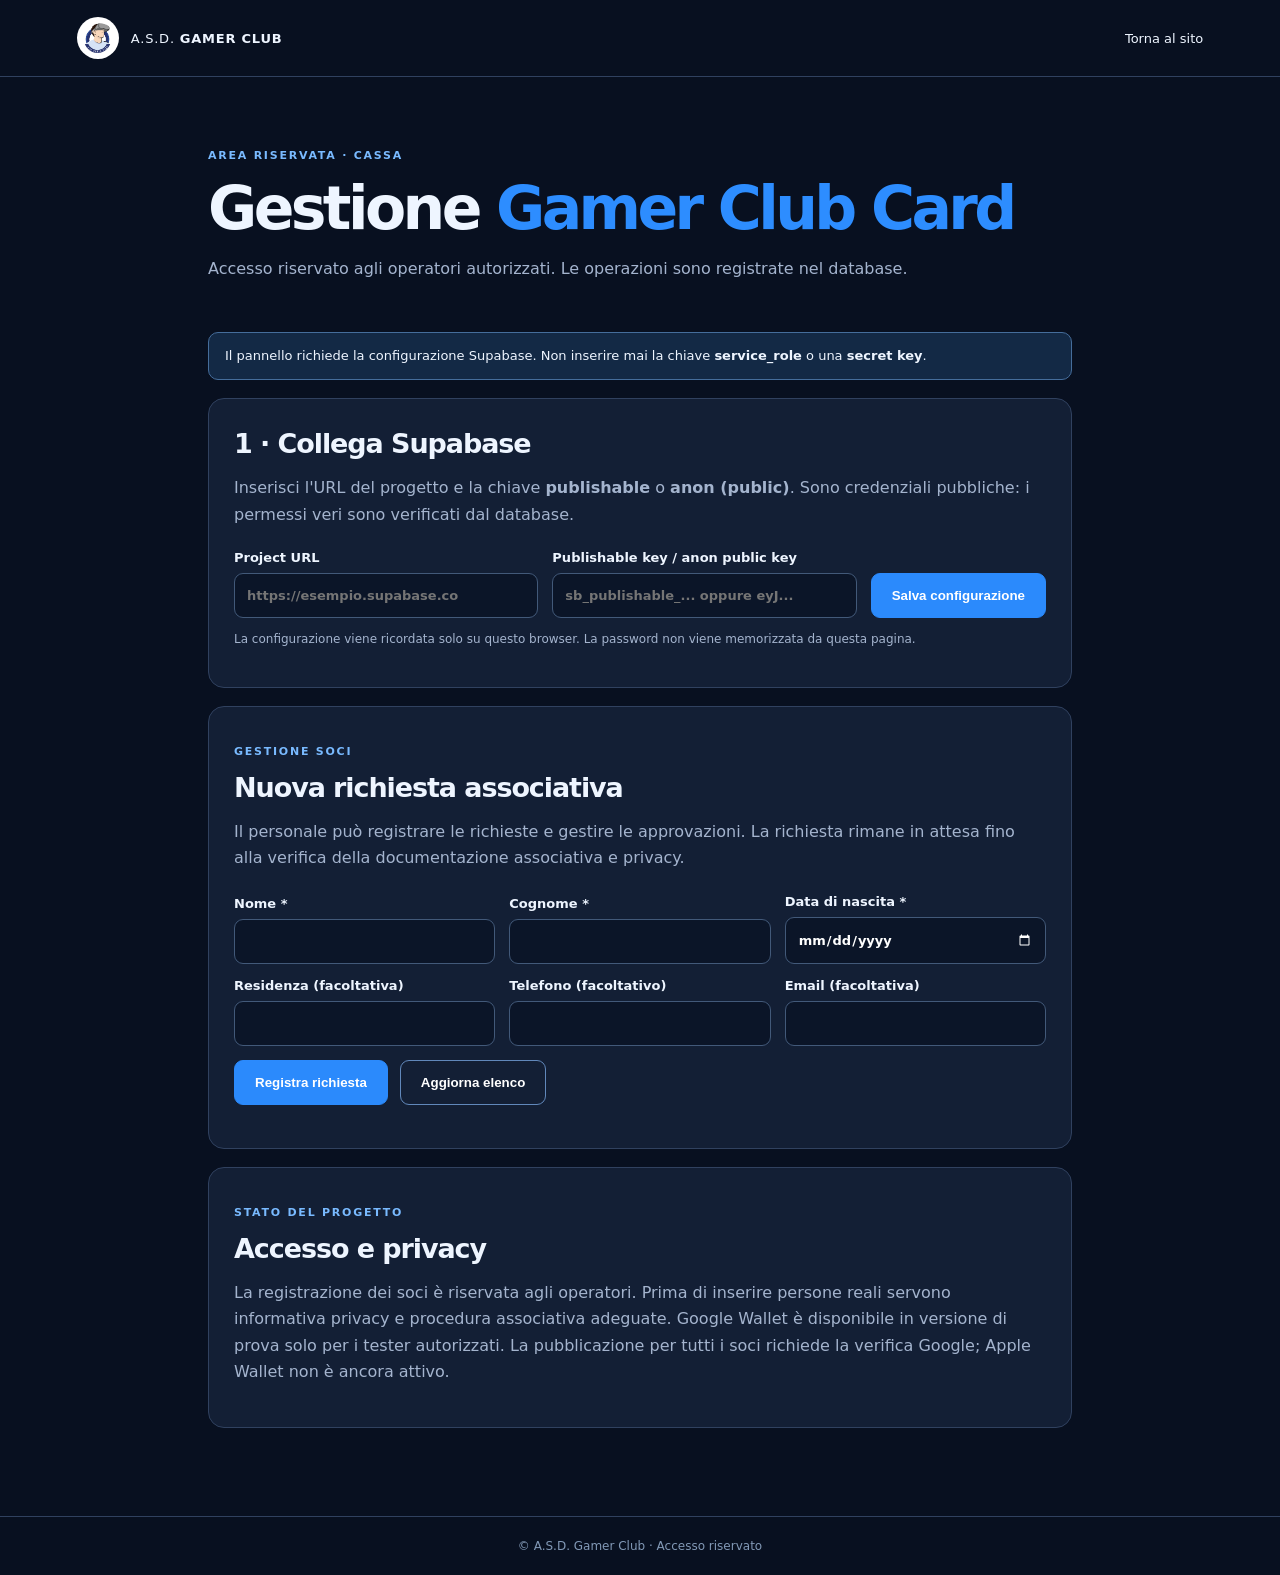
<file: admin.html>
<!doctype html>
<html lang="it"><head><meta charset="utf-8"><meta name="viewport" content="width=device-width,initial-scale=1"><meta name="robots" content="noindex,nofollow"><title>Pannello cassa | Gamer Club Card</title><link rel="stylesheet" href="admin.css"></head>
<body><header class="bar"><a href="index.html" class="brand"><img src="LOGO%20PER%20INSTAGRAM.jpg" alt=""><span>A.S.D. <b>GAMER CLUB</b></span></a><a href="index.html">Torna al sito</a></header>
<main><div class="heading"><p class="eyebrow">AREA RISERVATA · CASSA</p><h1>Gestione <em>Gamer Club Card</em></h1><p>Accesso riservato agli operatori autorizzati. Le operazioni sono registrate nel database.</p></div>
<div id="notice" role="status" aria-live="polite" class="notice">Il pannello richiede la configurazione Supabase. Non inserire mai la chiave <b>service_role</b> o una <b>secret key</b>.</div>
<section id="setup" class="panel"><h2>1 · Collega Supabase</h2><p>Inserisci l'URL del progetto e la chiave <b>publishable</b> o <b>anon (public)</b>. Sono credenziali pubbliche: i permessi veri sono verificati dal database.</p>
<form id="config-form"><label>Project URL<input id="url" type="url" required autocomplete="url" placeholder="https://esempio.supabase.co"></label>
<label>Publishable key / anon public key<input id="key" type="text" required autocomplete="off" spellcheck="false" placeholder="sb_publishable_... oppure eyJ..."></label><button type="submit">Salva configurazione</button></form><p class="fine">La configurazione viene ricordata solo su questo browser. La password non viene memorizzata da questa pagina.</p></section>
<section id="login" class="panel" hidden><h2>2 · Accesso operatore</h2><form id="login-form"><label>Email<input id="email" type="email" required autocomplete="username" value="asdgamerclub@gmail.com"></label><label>Password<input id="password" type="password" required autocomplete="current-password"></label><div class="actions"><button type="submit">Accedi</button><button type="button" class="secondary" id="change">Modifica configurazione</button></div></form></section>
<section id="dashboard" hidden><div class="panel"><div class="horizontal"><div><p class="eyebrow">OPERATORE AUTORIZZATO</p><h2>Ricerca socio</h2></div><button type="button" class="secondary" id="logout">Esci</button></div><p>Inserisci o incolla il token UUID del QR personale. Non inserire nome e cognome in questo campo.</p>
<div class="actions"><button id="scan-start" type="button" class="secondary">Scansiona QR con fotocamera</button><button id="scan-stop" type="button" class="secondary" hidden>Chiudi fotocamera</button></div><div id="scanner" hidden><video id="scan-video" autoplay muted playsinline aria-label="Inquadratura per scansione QR"></video><p class="fine">Inquadra un QR contenente solo il token UUID del socio. Nessun video viene inviato a un server dal pannello.</p></div><form id="search-form"><label>Token QR socio<input id="token" type="text" required placeholder="xxxxxxxx-xxxx-xxxx-xxxx-xxxxxxxxxxxx" autocomplete="off" spellcheck="false"></label><button type="submit">Cerca socio</button></form></div>
<div class="panel" id="point-moderation"><div class="horizontal"><div><p class="eyebrow">RICHIESTE PUNTI DAL SITO</p><h2>Partite da confermare</h2></div><button type="button" class="secondary" id="refresh-point-requests">Aggiorna richieste</button></div><p>Approva solo dopo aver verificato alla cassa che la partita sia stata realmente pagata. Le richieste dei soci non accreditano automaticamente alcun punto.</p><div id="point-request-list" class="member-list"></div><p id="point-request-feedback" class="fine" role="status"></p></div>
<div id="gallery-moderation" class="panel"><div class="horizontal"><div><p class="eyebrow">GALLERIA FOTOGRAFICA</p><h2>Foto da approvare</h2></div><button type="button" class="secondary" id="gallery-admin-refresh">Aggiorna foto</button></div><p>Controlla le fotografie inviate prima della pubblicazione. Accetta soltanto immagini autorizzate e appropriate.</p><div id="gallery-admin-list" class="gallery-admin-list"></div><p id="gallery-admin-status" class="fine" role="status"></p><p class="fine"><a href="galleria.html">Apri la galleria pubblica</a></p></div>
<div id="member" class="panel" hidden><p class="eyebrow">SCHEDA SOCIO</p><h2 id="member-name"></h2><p id="member-number"></p><div class="stats"><div><span>Stato tessera</span><strong id="member-status"></strong></div><div><span>Progresso</span><strong id="progress">0 / 10</strong></div><div><span>Premi disponibili</span><strong id="available">0</strong></div><div><span>Premi riscattati</span><strong id="redeemed">0</strong></div></div><div class="tier-panel"><div><p class="eyebrow">LIVELLO TESSERA</p><h3 id="card-tier">BLU</h3><p id="tier-description" class="fine">Il colore cambia automaticamente quando maturano i requisiti.</p></div><button type="button" id="gold-toggle" class="secondary" hidden>Assegna Oro</button></div><div class="actions"><button id="add" type="button">+1 partita pagata</button><button id="redeem" class="secondary" type="button">Riscatta un premio</button></div><div class="wallet-panel"><div><p class="eyebrow">GOOGLE WALLET · TEST</p><h3>Gamer Club Card</h3><p class="fine">Genera la tessera del socio attivo tramite Supabase. Il collegamento di test è personale; non condividerlo pubblicamente.</p><button type="button" id="wallet-generate">Prepara tessera Google Wallet</button><p id="wallet-feedback" class="fine" role="status" aria-live="polite"></p><a id="wallet-save" href="#" rel="noopener noreferrer" target="_blank" hidden>Aggiungi a Google Wallet</a></div></div><div class="wallet-panel"><p class="eyebrow">ACCESSO SOCIO AL SITO</p><h3>Collega la tessera web</h3><p class="fine">L'accesso del socio richiede la sua email verificata. Se non è stata registrata, inseriscila qui dopo aver controllato l'identità.</p><div class="email-association"><input id="member-email-input" type="email" placeholder="Email del socio" autocomplete="off"><button type="button" id="member-email-save" class="secondary">Salva email socio</button></div><p class="fine"><a href="tessera.html" target="_blank" rel="noopener">Apri la tessera web</a></p></div>
<div class="qr-panel"><div><h3>QR identificativo</h3><p>Visualizza il QR del socio sul dispositivo dell’operatore solo per la prova. Non è una tessera Wallet valida.</p><button id="qr-show" class="secondary" type="button">Mostra QR socio</button><button id="qr-hide" class="secondary" type="button" hidden>Nascondi QR</button></div><div id="qr-output" hidden></div></div><p class="fine">Ogni 10 partite pagate = un premio cumulabile. Per la registrazione e il riscatto è richiesta la conferma dell'operatore.</p></div></section>
<section class="panel" id="requests"><p class="eyebrow">GESTIONE SOCI</p><h2>Nuova richiesta associativa</h2><p>Il personale può registrare le richieste e gestire le approvazioni. La richiesta rimane in attesa fino alla verifica della documentazione associativa e privacy.</p><form id="create-member"><label>Nome *<input id="new-first" type="text" maxlength="80" required></label><label>Cognome *<input id="new-last" type="text" maxlength="80" required></label><label>Data di nascita *<input id="new-birth" type="date" required></label><label>Residenza (facoltativa)<input id="new-residence" type="text" maxlength="160"></label><label>Telefono (facoltativo)<input id="new-phone" type="tel" maxlength="24"></label><label>Email (facoltativa)<input id="new-email" type="email" maxlength="254"></label><div class="actions"><button id="create-submit" type="submit">Registra richiesta</button><button id="reload-members" type="button" class="secondary">Aggiorna elenco</button></div></form><p id="members-feedback" class="fine" role="status"></p><div class="member-list" id="members-list"></div></section>
<section class="panel"><p class="eyebrow">STATO DEL PROGETTO</p><h2>Accesso e privacy</h2><p>La registrazione dei soci è riservata agli operatori. Prima di inserire persone reali servono informativa privacy e procedura associativa adeguate. Google Wallet è disponibile in versione di prova solo per i tester autorizzati. La pubblicazione per tutti i soci richiede la verifica Google; Apple Wallet non è ancora attivo.</p></section></main><footer>© <span id="year"></span> A.S.D. Gamer Club · Accesso riservato</footer><script type="module" src="admin.js"></script></body></html>
</file>
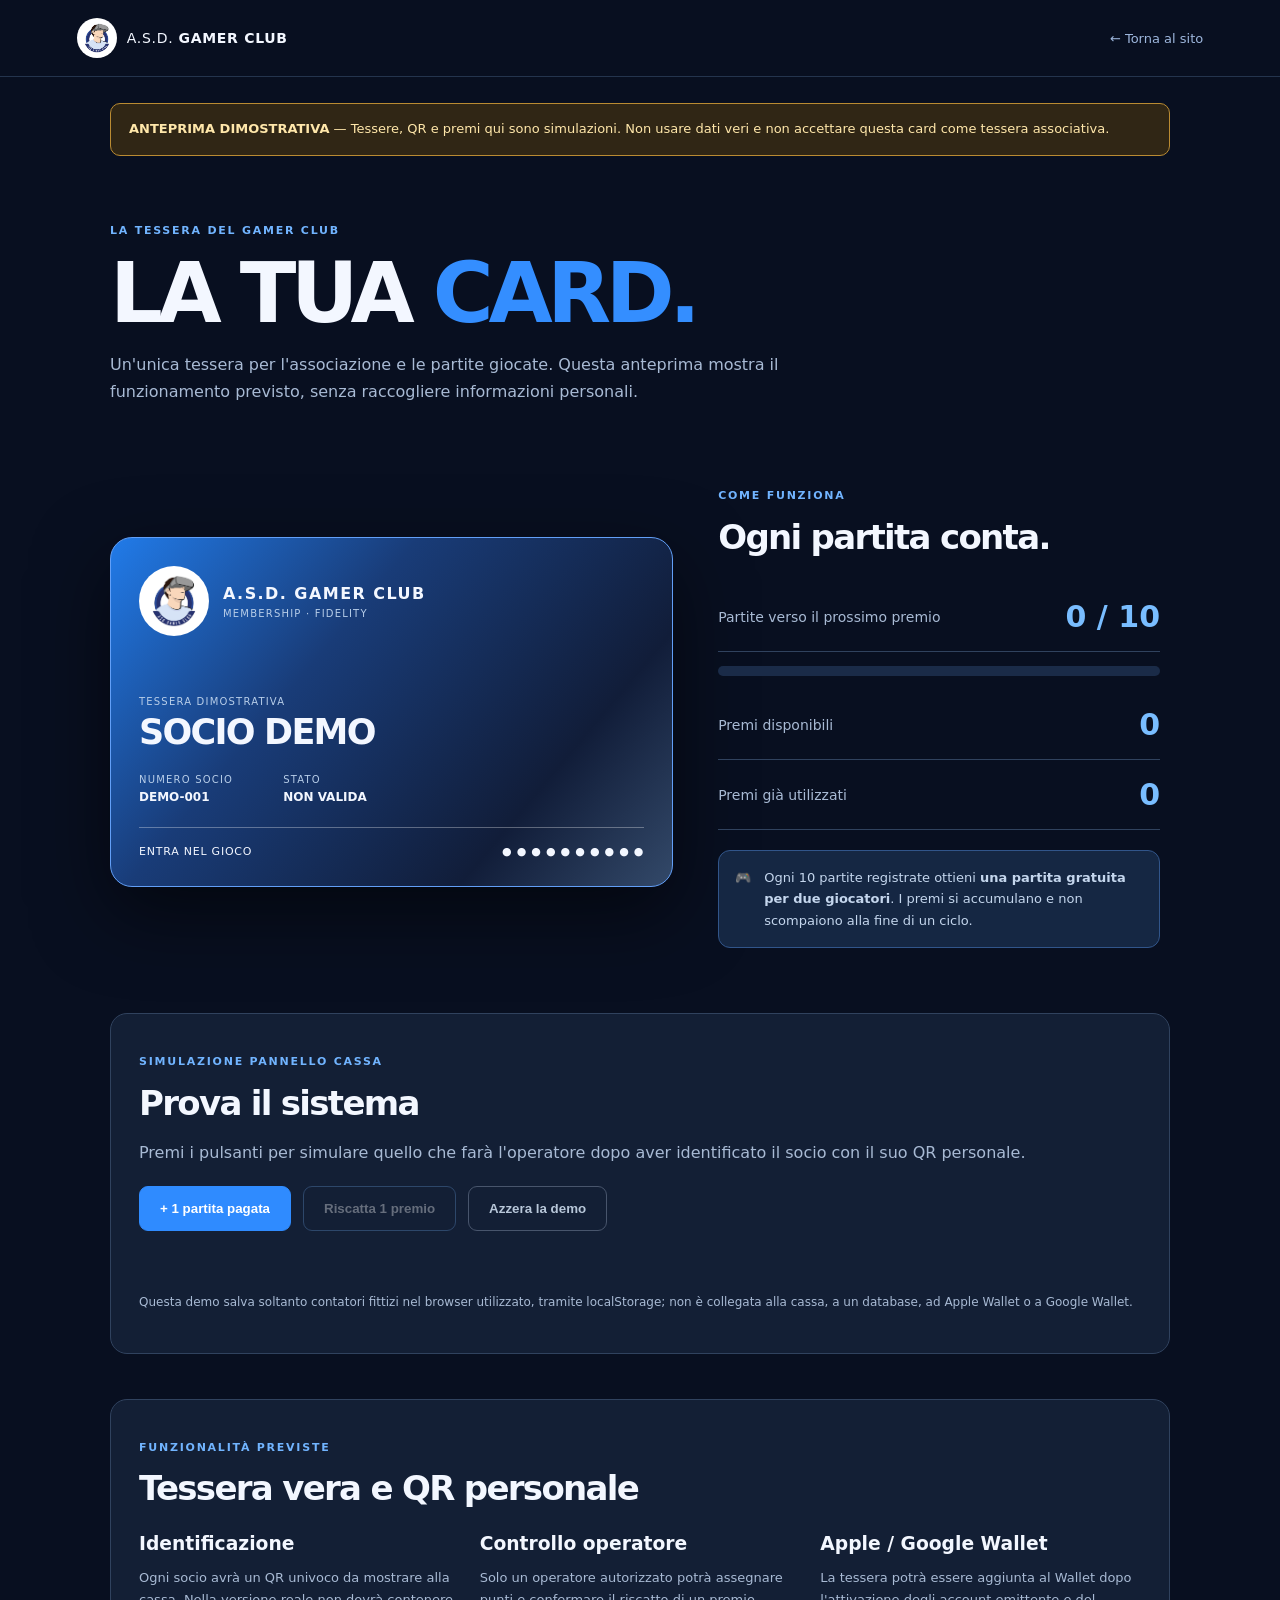
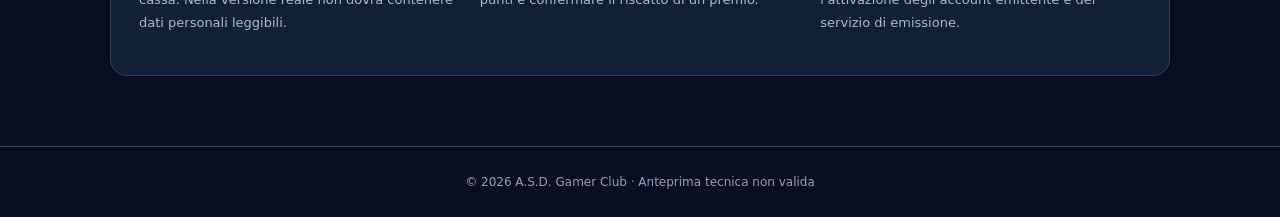
<file: card.html>
<!doctype html>
<html lang="it"><head><meta charset="utf-8"><meta name="viewport" content="width=device-width,initial-scale=1"><meta name="robots" content="noindex,nofollow"><title>Gamer Club Card — Anteprima</title><link rel="stylesheet" href="card.css"></head>
<body><header class="bar"><a class="brand" href="index.html"><img src="LOGO%20PER%20INSTAGRAM.jpg" alt=""> <span>A.S.D. <b>GAMER CLUB</b></span></a><a class="back" href="index.html">← Torna al sito</a></header>
<main class="shell"><div class="alert"><strong>ANTEPRIMA DIMOSTRATIVA</strong> — Tessere, QR e premi qui sono simulazioni. Non usare dati veri e non accettare questa card come tessera associativa.</div>
<div class="heading"><p class="eyebrow">LA TESSERA DEL GAMER CLUB</p><h1>LA TUA <em>CARD.</em></h1><p>Un'unica tessera per l'associazione e le partite giocate. Questa anteprima mostra il funzionamento previsto, senza raccogliere informazioni personali.</p></div>
<div class="layout"><div class="card"><div class="card-top"><img src="LOGO%20PER%20INSTAGRAM.jpg" alt="Logo Gamer Club"><div><b>A.S.D. GAMER CLUB</b><small>MEMBERSHIP · FIDELITY</small></div></div><div class="card-body"><small>TESSERA DIMOSTRATIVA</small><strong>SOCIO DEMO</strong><div class="card-meta"><span><small>NUMERO SOCIO</small><b>DEMO-001</b></span><span><small>STATO</small><b>NON VALIDA</b></span></div></div><div class="card-bottom"><span>ENTRA NEL GIOCO</span><span>● ● ● ● ● ● ● ● ● ●</span></div></div>
<div class="stats"><p class="eyebrow">COME FUNZIONA</p><h2>Ogni partita conta.</h2><div class="stat"><span>Partite verso il prossimo premio</span><strong id="progress-text">0 / 10</strong></div><div class="progress"><div id="progress-bar"></div></div><div class="stat"><span>Premi disponibili</span><strong id="available">0</strong></div><div class="stat"><span>Premi già utilizzati</span><strong id="redeemed">0</strong></div><div class="reward">🎮 <span>Ogni 10 partite registrate ottieni <strong>una partita gratuita per due giocatori</strong>. I premi si accumulano e non scompaiono alla fine di un ciclo.</span></div></div></div>
<section class="panel"><p class="eyebrow">SIMULAZIONE PANNELLO CASSA</p><h2>Prova il sistema</h2><p>Premi i pulsanti per simulare quello che farà l'operatore dopo aver identificato il socio con il suo QR personale.</p><div class="buttons"><button id="add">+ 1 partita pagata</button><button id="redeem" class="ghost">Riscatta 1 premio</button><button id="reset" class="subtle">Azzera la demo</button></div><p id="message" class="message" role="status" aria-live="polite"></p><p class="fine">Questa demo salva soltanto contatori fittizi nel browser utilizzato, tramite localStorage; non è collegata alla cassa, a un database, ad Apple Wallet o a Google Wallet.</p></section>
<section class="panel"><p class="eyebrow">FUNZIONALITÀ PREVISTE</p><h2>Tessera vera e QR personale</h2><div class="features"><div><h3>Identificazione</h3><p>Ogni socio avrà un QR univoco da mostrare alla cassa. Nella versione reale non dovrà contenere dati personali leggibili.</p></div><div><h3>Controllo operatore</h3><p>Solo un operatore autorizzato potrà assegnare punti e confermare il riscatto di un premio.</p></div><div><h3>Apple / Google Wallet</h3><p>La tessera potrà essere aggiunta al Wallet dopo l'attivazione degli account emittente e del servizio di emissione.</p></div></div></section></main>
<footer>© <span id="year"></span> A.S.D. Gamer Club · Anteprima tecnica non valida</footer><script src="card.js"></script></body></html>
</file>
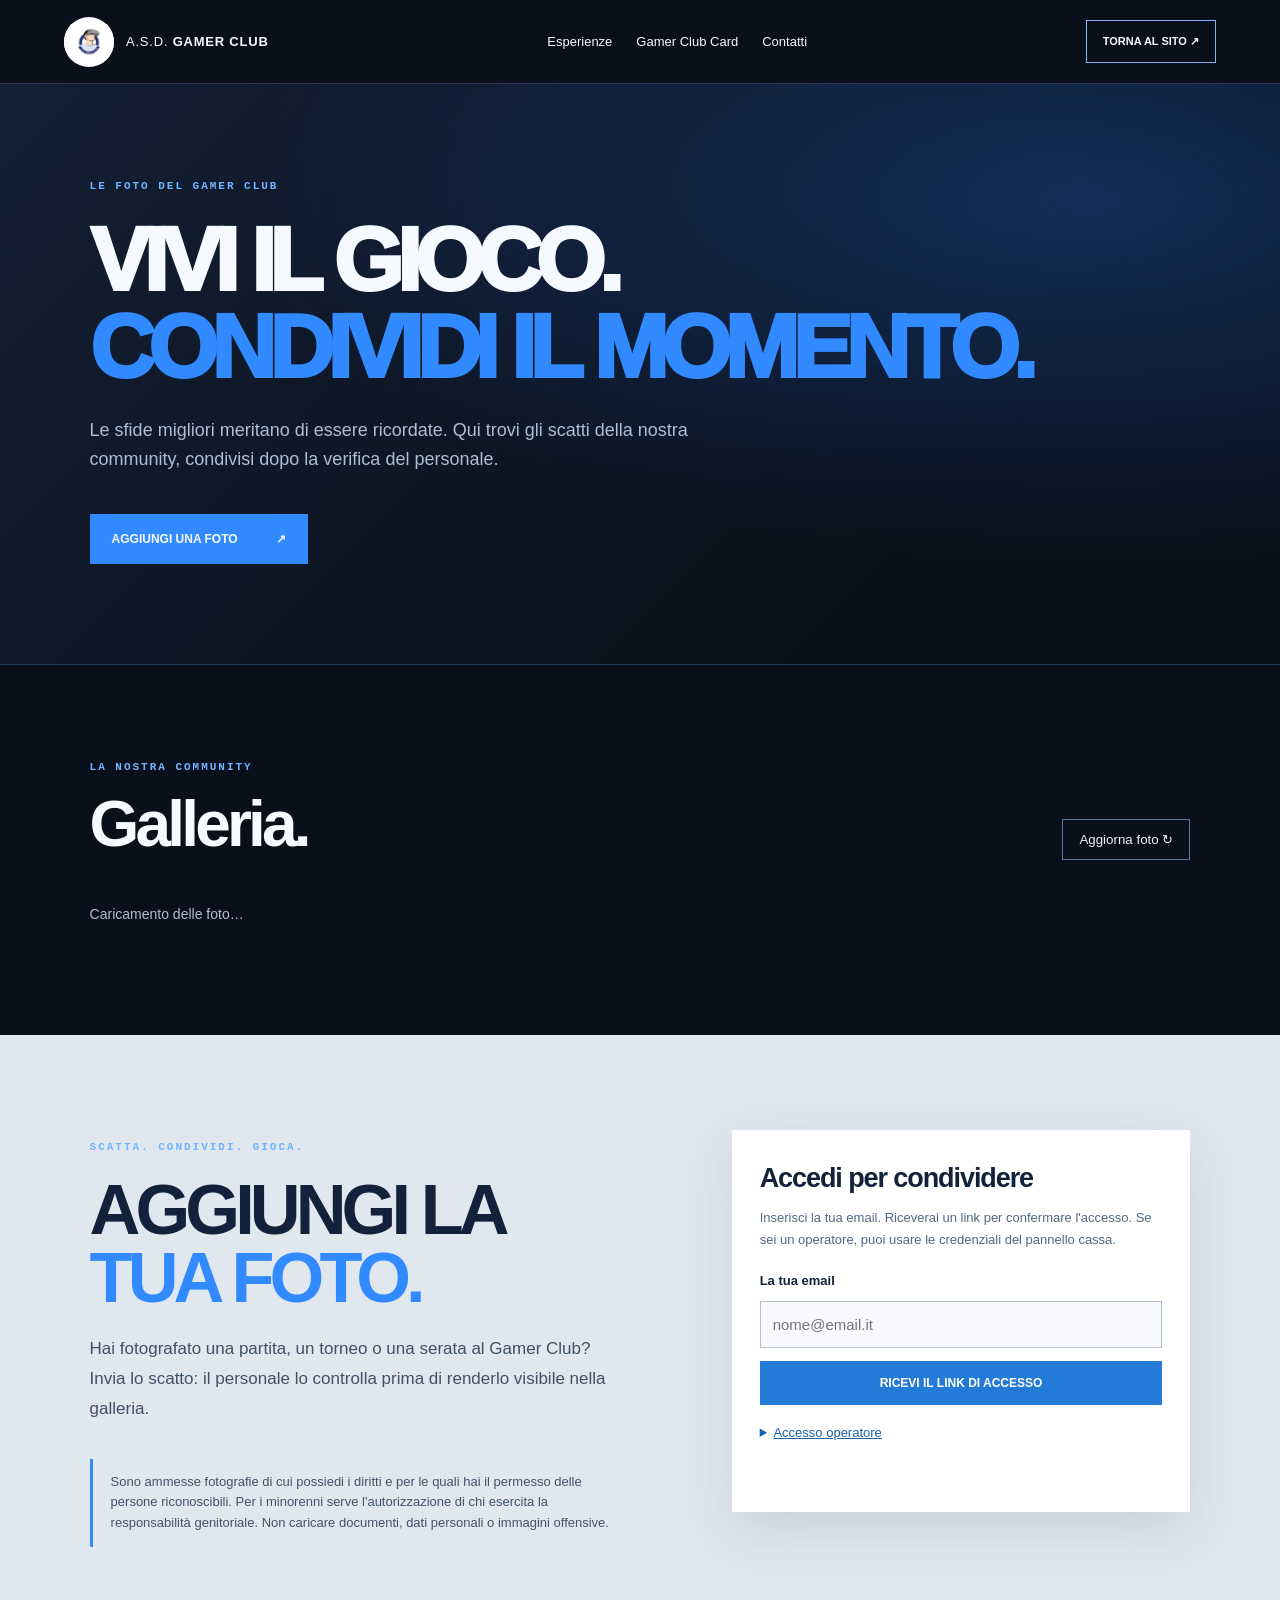
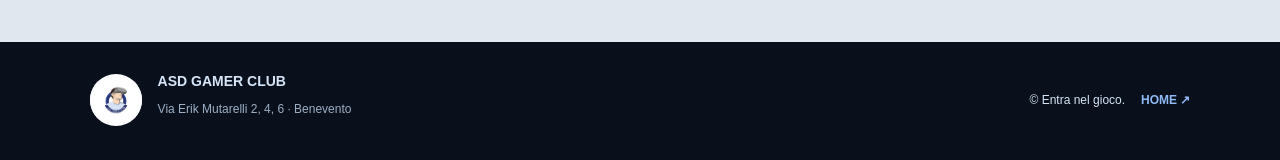
<file: galleria.html>
<!doctype html>
<html lang="it">
<head>
<meta charset="utf-8"><meta name="viewport" content="width=device-width,initial-scale=1">
<meta name="description" content="Galleria fotografica A.S.D. Gamer Club Benevento. Scopri le foto e condividi i tuoi momenti gaming.">
<meta name="theme-color" content="#09101b">
<title>Galleria fotografica | ASD Gamer Club</title>
<link rel="icon" href="LOGO%20PER%20INSTAGRAM.jpg">
<link rel="stylesheet" href="galleria.css?v=1">
</head>
<body>
<header class="gallery-nav">
  <a href="index.html" class="gallery-brand"><img src="LOGO%20PER%20INSTAGRAM.jpg" alt=""><span>A.S.D. <strong>GAMER CLUB</strong></span></a>
  <nav><a href="index.html#esperienze">Esperienze</a><a href="iscrizione.html">Gamer Club Card</a><a href="index.html#contatti">Contatti</a></nav>
  <a class="gallery-back" href="index.html">TORNA AL SITO ↗</a>
</header>
<main>
<section class="gallery-hero">
  <p class="gallery-eyebrow">LE FOTO DEL GAMER CLUB</p>
  <h1>VIVI IL GIOCO.<br><em>CONDIVIDI IL MOMENTO.</em></h1>
  <p>Le sfide migliori meritano di essere ricordate. Qui trovi gli scatti della nostra community, condivisi dopo la verifica del personale.</p>
  <a href="#condividi" class="gallery-hero-cta">AGGIUNGI UNA FOTO <span aria-hidden="true">↗</span></a>
</section>
<section class="gallery-public" id="foto">
  <div class="gallery-section-title"><div><p>LA NOSTRA COMMUNITY</p><h2>Galleria.</h2></div><button type="button" id="gallery-refresh">Aggiorna foto ↻</button></div>
  <div id="gallery-grid" class="gallery-grid" aria-live="polite"></div>
  <p id="gallery-status" role="status" class="gallery-status">Caricamento delle foto…</p>
</section>
<section id="condividi" class="gallery-upload-section">
  <div class="gallery-upload-intro"><p class="gallery-eyebrow">SCATTA. CONDIVIDI. GIOCA.</p><h2>AGGIUNGI LA<br><em>TUA FOTO.</em></h2>
  <p>Hai fotografato una partita, un torneo o una serata al Gamer Club? Invia lo scatto: il personale lo controlla prima di renderlo visibile nella galleria.</p>
  <div class="gallery-safety">Sono ammesse fotografie di cui possiedi i diritti e per le quali hai il permesso delle persone riconoscibili. Per i minorenni serve l'autorizzazione di chi esercita la responsabilità genitoriale. Non caricare documenti, dati personali o immagini offensive.</div></div>
  <div class="gallery-upload-panel">
    <div id="gallery-connection" class="gallery-connection" hidden>Puoi inviare le tue fotografie a <a href="mailto:asdgamerclub@gmail.com?subject=Foto%20Galleria%20Gamer%20Club">asdgamerclub@gmail.com</a>. Il personale le verifica prima della pubblicazione.</div>
    <div id="gallery-user" hidden><div class="gallery-signed"><span id="gallery-who"></span><button type="button" id="gallery-signout">Esci</button></div></div>
    <div id="gallery-login">
      <h3>Accedi per condividere</h3>
      <p>Inserisci la tua email. Riceverai un link per confermare l'accesso. Se sei un operatore, puoi usare le credenziali del pannello cassa.</p>
      <form id="gallery-email-form"><label for="gallery-email">La tua email</label><input type="email" id="gallery-email" autocomplete="email" required placeholder="nome@email.it"><button type="submit">RICEVI IL LINK DI ACCESSO</button></form>
      <details class="gallery-operator"><summary>Accesso operatore</summary><form id="gallery-password-form"><label for="gallery-operator-email">Email operatore</label><input type="email" id="gallery-operator-email" autocomplete="username" placeholder="asdgamerclub@gmail.com" required><label for="gallery-password">Password</label><input type="password" id="gallery-password" autocomplete="current-password" required><button type="submit">ACCEDI COME OPERATORE</button></form></details>
    </div>
    <form id="gallery-photo-form" hidden>
      <h3>Invia una fotografia</h3>
      <label for="gallery-photo">Scegli una foto (JPG, PNG, WEBP · max 4 MB)</label>
      <input id="gallery-photo" type="file" accept=".jpg,.jpeg,.png,.webp,image/jpeg,image/png,image/webp" required>
      <img id="gallery-preview" alt="Anteprima della foto selezionata" hidden>
      <label for="gallery-caption">Didascalia (facoltativa)</label>
      <input id="gallery-caption" type="text" maxlength="160" placeholder="La sfida di ieri sera…">
      <label class="gallery-consent"><input id="gallery-consent" type="checkbox" required> <span>Confermo di avere i diritti sulla fotografia e le autorizzazioni delle persone riconoscibili, inclusi eventuali minorenni, per la pubblicazione nella galleria.</span></label>
      <button type="submit" id="gallery-submit">INVIA PER APPROVAZIONE <span>↗</span></button>
    </form>
    <p id="gallery-feedback" class="gallery-feedback" role="status" aria-live="polite"></p>
  </div>
</section>
</main>
<footer class="gallery-footer"><img src="LOGO%20PER%20INSTAGRAM.jpg" alt=""><div><b>ASD GAMER CLUB</b><p>Via Erik Mutarelli 2, 4, 6 · Benevento</p></div><span>© <span id="gallery-year"></span> Entra nel gioco.</span><a href="index.html">HOME ↗</a></footer>
<script src="galleria-config.js"></script>
<script type="module" src="galleria.js"></script>
</body>
</html>
</file>
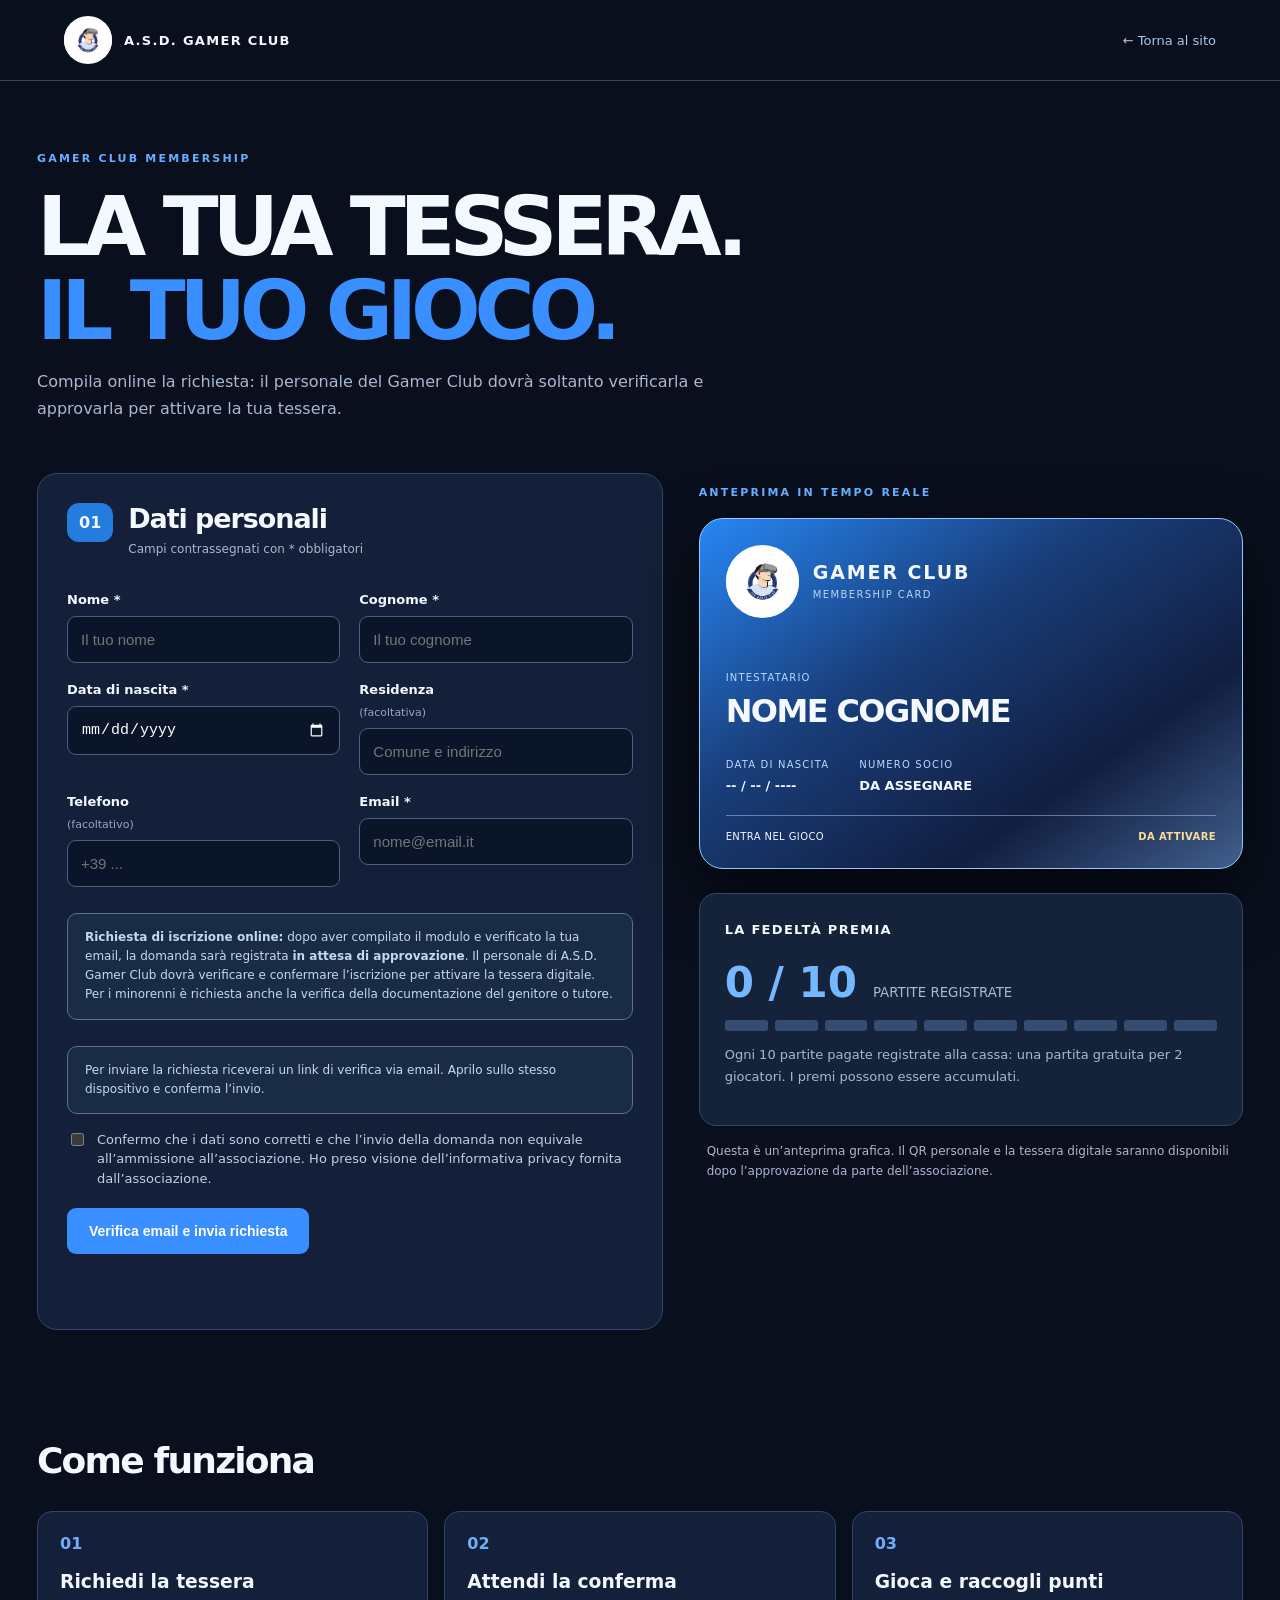
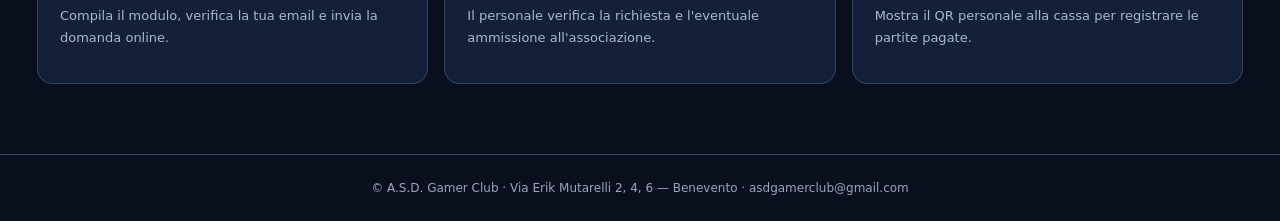
<file: iscrizione.html>
<!doctype html>
<html lang="it"><head><meta charset="utf-8"><meta name="viewport" content="width=device-width,initial-scale=1"><meta name="robots" content="index,follow"><meta name="description" content="Richiedi online la tessera A.S.D. Gamer Club"><title>Gamer Club Card — La tua tessera</title><link rel="stylesheet" href="iscrizione.css"></head>
<body><header class="top"><a href="index.html" class="brand"><img src="LOGO%20PER%20INSTAGRAM.jpg" alt="Logo A.S.D. Gamer Club"><strong>A.S.D. GAMER CLUB</strong></a><a href="index.html">← Torna al sito</a></header>
<main><section class="intro"><p class="eyebrow">GAMER CLUB MEMBERSHIP</p><h1>LA TUA TESSERA.<br><em>IL TUO GIOCO.</em></h1><p>Compila online la richiesta: il personale del Gamer Club dovrà soltanto verificarla e approvarla per attivare la tua tessera.</p></section>
<div class="columns"><section class="form-panel"><div class="panel-heading"><span class="step">01</span><div><h2>Dati personali</h2><p>Campi contrassegnati con * obbligatori</p></div></div>
<form id="join" autocomplete="off">
<div class="fields"><label>Nome *<input id="nome" name="nome" type="text" maxlength="80" autocomplete="given-name" required placeholder="Il tuo nome"></label><label>Cognome *<input id="cognome" name="cognome" type="text" maxlength="80" autocomplete="family-name" required placeholder="Il tuo cognome"></label>
<label>Data di nascita *<input id="nascita" name="nascita" type="date" autocomplete="bday" required></label><label>Residenza <span class="optional">(facoltativa)</span><input id="residenza" name="residenza" type="text" maxlength="160" autocomplete="street-address" placeholder="Comune e indirizzo"></label>
<label>Telefono <span class="optional">(facoltativo)</span><input id="telefono" name="telefono" type="tel" maxlength="24" autocomplete="tel" placeholder="+39 ..."></label><label>Email *<input id="email" name="email" type="email" maxlength="254" required autocomplete="email" placeholder="nome@email.it"></label></div>
<div class="info"><strong>Richiesta di iscrizione online:</strong> dopo aver compilato il modulo e verificato la tua email, la domanda sarà registrata <strong>in attesa di approvazione</strong>. Il personale di A.S.D. Gamer Club dovrà verificare e confermare l’iscrizione per attivare la tessera digitale. Per i minorenni è richiesta anche la verifica della documentazione del genitore o tutore.</div><div id="registration-state" class="info">Per inviare la richiesta riceverai un link di verifica via email. Aprilo sullo stesso dispositivo e conferma l’invio.</div>
<label class="check"><input id="confirm" type="checkbox" required><span>Confermo che i dati sono corretti e che l’invio della domanda non equivale all’ammissione all’associazione. Ho preso visione dell’informativa privacy fornita dall’associazione.</span></label>
<button type="submit" id="submit-request">Verifica email e invia richiesta</button><p id="feedback" role="status" aria-live="polite"></p>
</form>
<section id="wifi-access" class="info" aria-labelledby="wifi-title" hidden>
  <h3 id="wifi-title">Accesso al Wi-Fi ospiti</h3>
  <p id="wifi-status" role="status"></p>
  <div id="wifi-credentials" hidden>
    <p>Rete <strong id="wifi-ssid"></strong></p>
    <label for="wifi-password">Password Wi-Fi</label>
    <input id="wifi-password" readonly spellcheck="false">
    <button id="wifi-copy" type="button">Copia password</button>
  </div>
</section></section>
<aside class="preview"><p class="eyebrow">ANTEPRIMA IN TEMPO REALE</p><div class="member-card"><div class="member-top"><img src="LOGO%20PER%20INSTAGRAM.jpg" alt=""><div><strong>GAMER CLUB</strong><small>MEMBERSHIP CARD</small></div></div><div class="member-main"><span>INTESTATARIO</span><h2 id="card-name">NOME COGNOME</h2><div class="details"><div><span>DATA DI NASCITA</span><strong id="card-dob">-- / -- / ----</strong></div><div><span>NUMERO SOCIO</span><strong>DA ASSEGNARE</strong></div></div></div><div class="member-bottom"><span>ENTRA NEL GIOCO</span><b>DA ATTIVARE</b></div></div>
<div class="points"><strong>LA FEDELTÀ PREMIA</strong><div class="counter"><span>0 / 10</span><small>PARTITE REGISTRATE</small></div><div class="dots"><i></i><i></i><i></i><i></i><i></i><i></i><i></i><i></i><i></i><i></i></div><p>Ogni 10 partite pagate registrate alla cassa: una partita gratuita per 2 giocatori. I premi possono essere accumulati.</p></div>
<p class="subtle">Questa è un’anteprima grafica. Il QR personale e la tessera digitale saranno disponibili dopo l’approvazione da parte dell’associazione.</p></aside></div>
<section class="closing"><h2>Come funziona</h2><div class="steps"><div><span>01</span><h3>Richiedi la tessera</h3><p>Compila il modulo, verifica la tua email e invia la domanda online.</p></div><div><span>02</span><h3>Attendi la conferma</h3><p>Il personale verifica la richiesta e l'eventuale ammissione all'associazione.</p></div><div><span>03</span><h3>Gioca e raccogli punti</h3><p>Mostra il QR personale alla cassa per registrare le partite pagate.</p></div></div></section></main>
<footer>© <span id="year"></span> A.S.D. Gamer Club · Via Erik Mutarelli 2, 4, 6 — Benevento · <a href="mailto:asdgamerclub@gmail.com">asdgamerclub@gmail.com</a></footer>
<script type="module" src="iscrizione.js"></script></body></html>
</file>
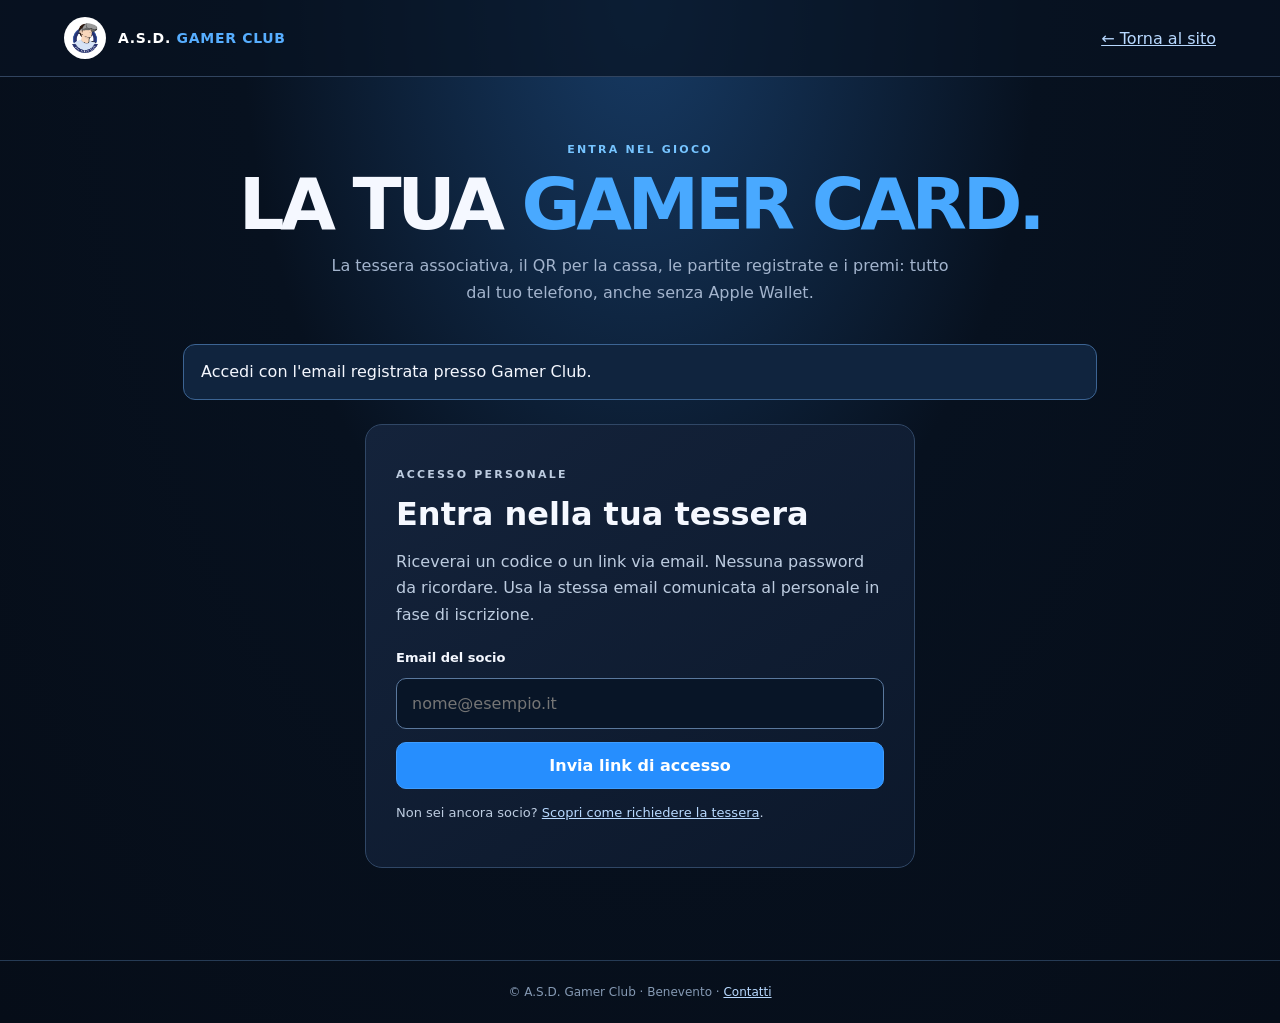
<file: tessera.html>
<!doctype html>
<html lang="it"><head>
<meta charset="utf-8"><meta name="viewport" content="width=device-width,initial-scale=1">
<meta name="theme-color" content="#07152c"><meta name="description" content="La tua tessera Gamer Club: QR socio, punti e premi.">
<title>La mia Gamer Club Card</title>
<link rel="stylesheet" href="tessera.css"><link rel="manifest" href="manifest.webmanifest">
<link rel="apple-touch-icon" href="LOGO%20PER%20INSTAGRAM.jpg">
</head><body>
<header class="topbar"><a href="index.html" class="brand"><img src="LOGO%20PER%20INSTAGRAM.jpg" alt=""><span>A.S.D. <b>GAMER CLUB</b></span></a><a class="nav-home" href="index.html">← Torna al sito</a></header>
<main>
<section class="intro"><p class="eyebrow">ENTRA NEL GIOCO</p><h1>LA TUA <em>GAMER CARD.</em></h1><p>La tessera associativa, il QR per la cassa, le partite registrate e i premi: tutto dal tuo telefono, anche senza Apple Wallet.</p></section>
<div id="banner" class="notice" role="status" aria-live="polite">Accedi con l'email registrata presso Gamer Club.</div>
<section id="login-panel" class="panel">
 <p class="eyebrow">ACCESSO PERSONALE</p><h2>Entra nella tua tessera</h2>
 <p>Riceverai un codice o un link via email. Nessuna password da ricordare. Usa la stessa email comunicata al personale in fase di iscrizione.</p>
 <form id="login-form"><label for="email">Email del socio</label><input type="email" id="email" autocomplete="email" required placeholder="nome@esempio.it"><button type="submit" id="login-button">Invia link di accesso</button></form>
 <p class="small">Non sei ancora socio? <a href="iscrizione.html">Scopri come richiedere la tessera</a>.</p>
</section>
<section id="link-panel" class="panel" hidden><p class="eyebrow">COLLEGAMENTO TESSERA</p><h2>Associa la tua card</h2><p>Se il personale ha registrato la tua email e approvato la tua tessera, puoi collegarla al tuo account con un clic.</p><button id="link-card">Collega tessera</button><p class="small">Se non viene trovata, chiedi alla cassa di verificare l'email associata alla tua tessera.</p><button type="button" class="secondary logout">Esci</button></section>
<section id="card-panel" hidden>
 <div class="account-line"><p>Account: <strong id="account-email"></strong></p><button type="button" class="secondary logout">Esci</button></div>
 <div id="member-card" class="member-card tier-blue">
  <div class="flare flare-a"></div><div class="flare flare-b"></div>
  <div class="card-top"><div class="logo-lockup"><img src="LOGO%20PER%20INSTAGRAM.jpg" alt="Logo ASD Gamer Club"><div><strong>A.S.D. GAMER CLUB</strong><small>ENTRA NEL GIOCO</small></div></div><span class="card-type">TESSERA SOCIO</span></div>
  <div class="card-middle"><div class="identity"><span class="mini-label">INTESTATARIO</span><h2 id="member-name">—</h2><span class="number-label">SOCIO N. <strong id="member-number">—</strong></span><span id="member-status" class="status">SOCIO ATTIVO</span></div><div class="qr-wrap"><div id="qr-box" aria-label="QR identificativo personale"></div><span>SCANSIONA ALLA CASSA</span></div></div>
  <div class="card-bottom"><div class="points"><span>FIDELITY</span><strong id="points-count">0 / 10 PARTITE</strong><div id="point-dots" class="dots" aria-label="Partite registrate"></div></div><div class="reward"><span>PREMIO</span><strong>1 PARTITA × 2 GIOCATORI</strong><small id="reward-summary">Mancano 10 partite</small></div></div>
  <div class="card-footer"><span id="tier-label">GAMER BLUE</span><span id="card-dates">TESSERA DIGITALE</span></div>
 </div>
 <div class="card-tools"><button id="refresh" class="secondary">Aggiorna dati</button><button id="flip" class="secondary">Vedi vantaggi</button></div>
 <div id="back-card" class="back-card" hidden><img src="LOGO%20PER%20INSTAGRAM.jpg" alt=""><h2>A.S.D. GAMER CLUB</h2><p>La tessera associativa digitale che premia la tua passione.</p><ul><li>QR univoco valido alla cassa</li><li>Un premio ogni 10 partite pagate</li><li>Ogni premio vale una partita gratuita per due giocatori</li><li>Premi cumulabili</li><li>Promozioni riservate ai soci</li></ul><strong>Più giochi, più vantaggi!</strong></div>
 <div class="stats"><div><span>Partite nel ciclo</span><strong id="stat-progress">0/10</strong></div><div><span>Premi disponibili</span><strong id="stat-available">0</strong></div><div><span>Premi riscattati</span><strong id="stat-redeemed">0</strong></div><div><span>Livello</span><strong id="stat-tier">Blu</strong></div></div>
 <div class="panel request-panel"><p class="eyebrow">PARTITE E PUNTI</p><h2>Hai appena giocato?</h2><p>Puoi inviare una richiesta per registrare una partita. <strong>Il punto viene aggiunto soltanto dopo la conferma del personale</strong>, per impedire accrediti non autorizzati.</p><button id="request-point">Richiedi 1 punto</button><p id="request-feedback" role="status" aria-live="polite" class="small"></p><div class="requests"><h3>Ultime richieste</h3><div id="request-list">Nessuna richiesta.</div></div></div>
 <div class="panel"><p class="eyebrow">SALVA SUL TELEFONO</p><h2>Sempre a portata di mano</h2><p>Questa tessera web funziona su iPhone e Android senza abbonamenti Apple Wallet. Da Safari su iPhone scegli <b>Condividi → Aggiungi alla schermata Home</b>. Su Android usa il menu del browser e <b>Aggiungi a schermata Home</b>.</p><p class="small">Google Wallet è un'integrazione separata; i dati mostrati qui sono quelli aggiornati su Supabase.</p></div>
 </section>
</main><footer>© <span id="year"></span> A.S.D. Gamer Club · Benevento · <a href="mailto:asdgamerclub@gmail.com">Contatti</a></footer>
<script type="module" src="tessera.js"></script></body></html>
</file>
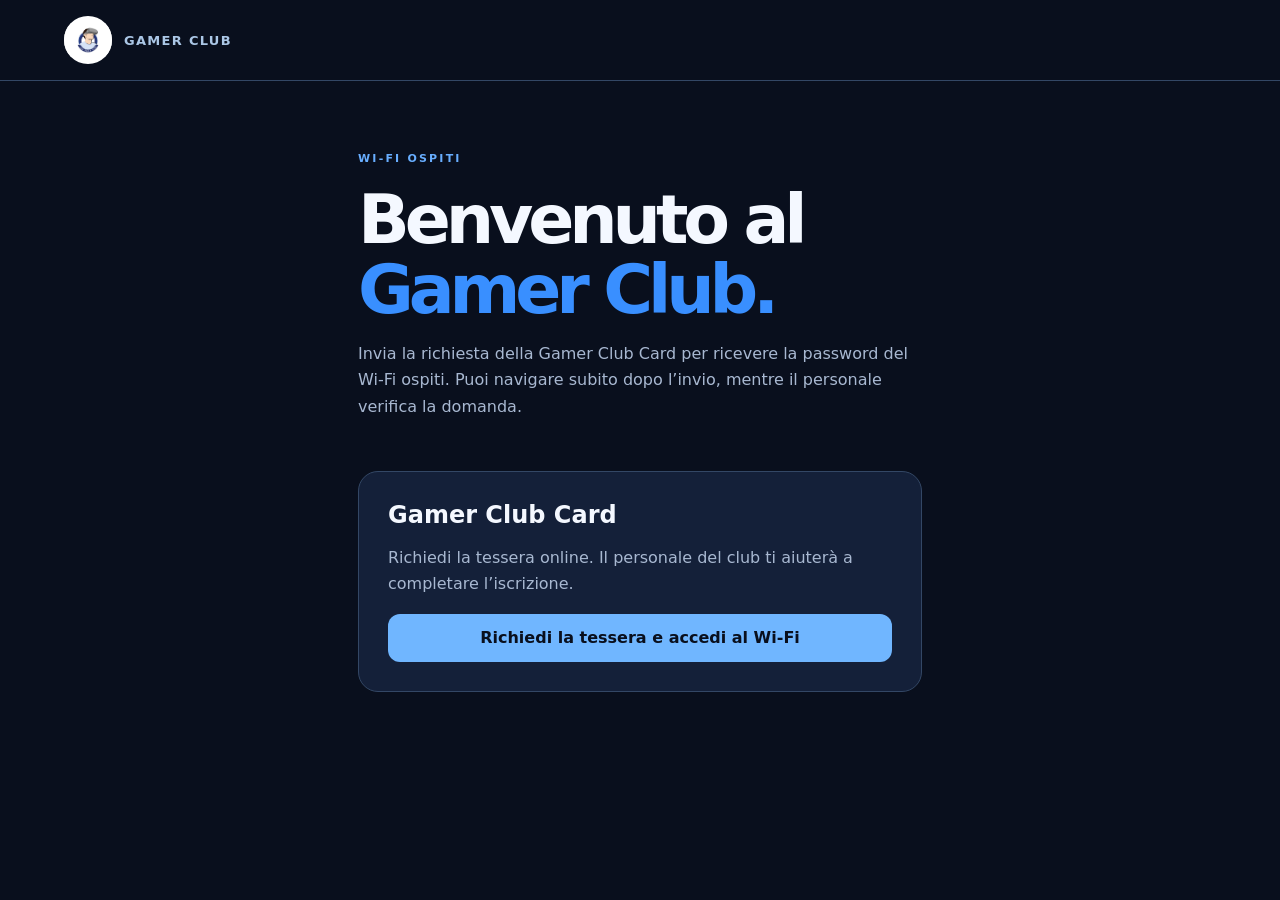
<file: wifi.html>
<!doctype html>
<html lang="it">
<head>
  <meta charset="utf-8">
  <meta name="viewport" content="width=device-width, initial-scale=1">
  <meta name="description" content="Benvenuto al Gamer Club. Scopri la tessera digitale e richiedila online.">
  <title>Wi-Fi ospiti | Gamer Club</title>
  <link rel="stylesheet" href="iscrizione.css">
  <link rel="stylesheet" href="wifi.css">
</head>
<body>
  <header class="top">
    <a class="brand" href="index.html">
      <img src="LOGO%20PER%20INSTAGRAM.jpg" alt="" width="48" height="48">
      <strong>GAMER CLUB</strong>
    </a>
  </header>
  <main class="wifi-main">
    <section class="intro" aria-labelledby="wifi-title">
      <p class="eyebrow">WI-FI OSPITI</p>
      <h1 id="wifi-title">Benvenuto al <em>Gamer Club.</em></h1>
      <p>Invia la richiesta della Gamer Club Card per ricevere la password del Wi-Fi ospiti. Puoi navigare subito dopo l’invio, mentre il personale verifica la domanda.</p>
    </section>
    <section class="form-panel wifi-card" aria-labelledby="card-title">
      <h2 id="card-title">Gamer Club Card</h2>
      <p>Richiedi la tessera online. Il personale del club ti aiuterà a completare l’iscrizione.</p>
      <a class="wifi-cta" href="iscrizione.html?wifi=1">Richiedi la tessera e accedi al Wi-Fi</a>
    </section>
  </main>
</body>
</html>
</file>
<file: admin.css>
:root{color-scheme:dark;--bg:#081020;--panel:#131f35;--line:#30415f;--ink:#eef5ff;--muted:#a4b4ce;--blue:#2d8dff}*{box-sizing:border-box}body{margin:0;background:var(--bg);color:var(--ink);font-family:system-ui,-apple-system,Segoe UI,Arial,sans-serif}a{color:inherit;text-decoration:none}.bar{display:flex;align-items:center;justify-content:space-between;gap:12px;padding:17px clamp(16px,6vw,85px);border-bottom:1px solid var(--line);font-size:13px}.brand{display:flex;align-items:center;gap:12px;letter-spacing:.06em}.brand img{height:42px;width:42px;object-fit:cover;border-radius:50%;background:white}main{max-width:900px;margin:0 auto;padding:24px 18px 70px}.heading{padding:35px 0 18px}.eyebrow{color:#79baff;letter-spacing:.16em;font-size:11px;font-weight:850}.heading h1{font-size:clamp(39px,6vw,60px);letter-spacing:-.06em;line-height:1.05;margin:12px 0}.heading em{font-style:normal;color:var(--blue)}p{color:var(--muted);line-height:1.65}.notice{border:1px solid #456d9b;background:#132945;border-radius:10px;padding:13px 16px;font-size:13px;line-height:1.6;margin:15px 0}.notice.error{border-color:#b65c66;background:#3d1c28}.notice.success{border-color:#3eaa83;background:#15392f}.panel{border:1px solid var(--line);border-radius:16px;background:var(--panel);margin:18px 0;padding:25px}.panel h2{font-size:27px;letter-spacing:-.04em;margin:4px 0 10px}form{display:flex;flex-wrap:wrap;gap:14px;align-items:end;margin-top:22px}label{display:flex;flex-direction:column;gap:8px;font-size:13px;font-weight:650;flex:1 1 260px}input{background:#0b1528;color:white;border:1px solid #425979;border-radius:9px;padding:14px 12px;font:inherit;width:100%}input:focus{outline:2px solid #398ef8}button{padding:14px 20px;border:1px solid #2b8afc;background:#2b8afc;color:white;border-radius:9px;font-weight:750;cursor:pointer}button.secondary{background:transparent;border-color:#6188bb}button:hover{filter:brightness(1.14)}button:disabled{opacity:.4;cursor:not-allowed}.fine{font-size:12px}.horizontal{display:flex;align-items:center;justify-content:space-between;gap:15px}.actions{display:flex;gap:12px;flex-wrap:wrap}.stats{display:grid;grid-template-columns:repeat(2,1fr);gap:15px;margin:20px 0}.stats>div{background:#0b1629;border:1px solid #273a54;padding:18px;border-radius:10px}.stats span{color:var(--muted);font-size:13px;display:block}.stats strong{display:block;font-size:24px;color:#76baff;margin-top:6px}footer{padding:22px;text-align:center;border-top:1px solid var(--line);color:#8299b6;font-size:12px}[hidden]{display:none!important}@media(max-width:580px){.panel{padding:18px}.stats{grid-template-columns:1fr}.heading{padding-top:20px}}
#scanner{margin-top:18px;padding:12px;border:1px solid #3b5275;border-radius:12px;max-width:440px}#scan-video{width:100%;max-height:340px;object-fit:cover;border-radius:8px;background:#030711}.qr-panel{display:flex;align-items:center;justify-content:space-between;gap:22px;flex-wrap:wrap;border-top:1px solid #30415f;padding-top:22px;margin-top:23px}.qr-panel>div:first-child{max-width:360px}.qr-panel h3{margin:0;font-size:20px}.qr-panel p{font-size:13px}.qr-panel button{margin-right:9px;margin-bottom:9px}#qr-output{background:white;padding:13px;border-radius:12px;text-align:center;color:#1c2b44}#qr-output canvas{display:block;max-width:100%;height:auto}#qr-output .fine{color:#1c2b44;max-width:240px}

.member-list{display:flex;flex-direction:column;gap:10px;margin-top:18px}.member-row{border:1px solid #314967;border-radius:11px;background:#0c192d;padding:15px;display:flex;justify-content:space-between;align-items:center;gap:12px;flex-wrap:wrap}.member-row p{font-size:12px;margin:5px 0}.member-row strong{font-size:15px}

.gallery-admin-list{display:grid;grid-template-columns:repeat(auto-fit,minmax(260px,1fr));gap:16px;margin-top:18px}
.gallery-admin-item{border:1px solid #3b5578;border-radius:12px;background:#0b1729;overflow:hidden}
.gallery-admin-item img{display:block;width:100%;height:220px;object-fit:cover}
.gallery-admin-item>div{padding:14px}.gallery-admin-item p{color:#c7d8ed;font-size:13px;margin:0 0 16px}
.gallery-admin-item .actions{display:flex;flex-wrap:wrap;gap:8px}
.gallery-admin-item button{font-size:12px;padding:10px 12px}
#gallery-admin-status{margin-top:20px}

.tier-panel{border:1px solid #405b80;background:linear-gradient(135deg,#101f37,#0b1424);padding:18px 20px;border-radius:13px;display:flex;align-items:center;justify-content:space-between;flex-wrap:wrap;gap:15px;margin:22px 0}.tier-panel .eyebrow{margin:0}.tier-panel h3{font-size:27px;letter-spacing:.05em;margin:6px 0}.tier-panel h3[data-tier="blue"]{color:#5ba8ff}.tier-panel h3[data-tier="silver"]{color:#d8e1eb}.tier-panel h3[data-tier="gold"]{color:#ffd16b}.tier-panel p.fine{margin:0;max-width:390px}.tier-panel button{font-size:12px}

.wallet-panel{margin:24px 0;padding:20px;border:1px solid #386eaf;border-radius:12px;background:linear-gradient(110deg,#122c50,#111b2c)}.wallet-panel h3{margin:4px 0 8px;font-size:21px}.wallet-panel p{margin:6px 0 14px}.wallet-panel #wallet-save{display:inline-flex;align-items:center;padding:12px 17px;border-radius:9px;background:#f1f6ff;color:#0a2450;font-weight:800;margin:12px 0;text-decoration:none}.wallet-panel #wallet-save[hidden]{display:none}

.email-association{display:flex;align-items:center;flex-wrap:wrap;gap:10px}.email-association input{flex:1 1 250px;max-width:390px}.email-association button{flex:0 0 auto}
</file>
<file: card.css>
:root{color-scheme:dark;--bg:#080f20;--panel:#131f35;--line:#30425e;--ink:#f3f7ff;--muted:#a8bad4;--blue:#348eff}*{box-sizing:border-box}body{margin:0;background:var(--bg);color:var(--ink);font-family:system-ui,-apple-system,Segoe UI,Arial,sans-serif}a{color:inherit;text-decoration:none}.bar{padding:18px clamp(20px,6vw,80px);display:flex;justify-content:space-between;align-items:center;border-bottom:1px solid #24344d;gap:16px}.brand{display:flex;align-items:center;gap:10px;letter-spacing:.05em;font-size:14px}.brand img{width:40px;height:40px;object-fit:cover;border-radius:50%;background:white}.back{font-size:13px;color:#9db6dc}.shell{max-width:1100px;margin:0 auto;padding:26px 20px 70px}.alert{padding:15px 18px;border:1px solid #ba8b32;border-radius:10px;background:#302615;color:#ffe7aa;font-size:13px;line-height:1.6}.heading{padding:55px 0 35px}.eyebrow{color:#71b4ff;letter-spacing:.16em;font-size:11px;font-weight:850}.heading h1{font-size:clamp(46px,7vw,83px);letter-spacing:-.065em;line-height:.97;margin:14px 0}.heading h1 em{font-style:normal;color:var(--blue)}p{color:var(--muted);line-height:1.7}.heading>p:last-child{max-width:680px}.layout{display:grid;grid-template-columns:1fr .82fr;gap:35px;align-items:center}.card{min-height:350px;padding:28px;border:1px solid #629ff7;border-radius:22px;background:linear-gradient(130deg,#217be9 0%,#193c78 36%,#111d39 75%,#334969 100%);box-shadow:0 26px 75px #0008;display:flex;flex-direction:column;overflow:hidden}.card-top{display:flex;gap:14px;align-items:center}.card-top img{width:70px;height:70px;object-fit:cover;background:white;border-radius:50%}.card-top b{letter-spacing:.09em}.card-top small,.card-body small{display:block;color:#b8cee9;font-size:10px;letter-spacing:.12em;margin-top:5px}.card-body{margin-top:55px}.card-body strong{display:block;font-size:35px;letter-spacing:-.05em;margin-top:5px}.card-meta{display:flex;gap:50px;margin-top:17px}.card-meta b{font-size:12px;display:block;margin-top:5px}.card-bottom{border-top:1px solid #ffffff50;margin-top:auto;padding-top:17px;display:flex;justify-content:space-between;font-size:11px;letter-spacing:.07em}.stats{padding:20px 10px}.stats h2,.panel h2{font-size:34px;letter-spacing:-.05em;margin:11px 0 25px}.stat{display:flex;align-items:center;justify-content:space-between;gap:25px;padding:17px 0;border-bottom:1px solid var(--line)}.stat span{color:var(--muted);font-size:14px}.stat strong{color:#79bdff;font-size:30px;white-space:nowrap}.progress{height:10px;background:#1a2b48;border-radius:50px;overflow:hidden;margin:14px 0}.progress div{height:100%;width:0;background:linear-gradient(90deg,#2b8cff,#84cbff);transition:width .3s}.reward{display:flex;gap:13px;padding:16px;margin-top:20px;background:#152743;border:1px solid #31558a;border-radius:12px;font-size:13px;color:#c4d6ed;line-height:1.65}.panel{margin-top:45px;padding:28px;border:1px solid var(--line);border-radius:17px;background:var(--panel)}.panel h2{margin-bottom:10px}.buttons{display:flex;gap:12px;flex-wrap:wrap;margin:20px 0}button{background:#2f8bff;color:white;border:1px solid #2f8bff;border-radius:9px;padding:14px 20px;font-weight:750;cursor:pointer}button:hover{filter:brightness(1.14)}button:disabled{opacity:.35;cursor:not-allowed}button.ghost{background:transparent;border-color:#5f91ce}button.subtle{background:transparent;border-color:#48556c;color:#b8c7d9}.message{min-height:25px;color:#8cc1ff}.fine{font-size:12px}.features{display:grid;grid-template-columns:repeat(3,1fr);gap:20px}.features h3{margin:15px 0 5px}.features p{font-size:13px}footer{padding:28px;text-align:center;border-top:1px solid var(--line);color:#8fa1ba;font-size:12px}@media(max-width:780px){.layout{grid-template-columns:1fr}.stats{padding:5px 0}.features{grid-template-columns:1fr}.card{min-height:325px}.card-body{margin-top:42px}}@media(max-width:460px){.card{padding:19px}.card-top img{width:50px;height:50px}.card-top b{font-size:12px}.card-body strong{font-size:29px}.card-bottom span:last-child{display:none}.panel{padding:20px}.bar{flex-wrap:wrap}}
</file>
<file: galleria.css>
:root{color-scheme:dark;--bg:#09101b;--blue:#318aff;--panel:#142039;--line:#36506d;--ink:#f6f9ff;--muted:#adbed6}*{box-sizing:border-box}html{scroll-behavior:smooth}body{margin:0;color:var(--ink);background:var(--bg);font-family:Arial,Helvetica,sans-serif}a{color:inherit;text-decoration:none}.gallery-nav{height:84px;padding:0 clamp(20px,5vw,85px);display:flex;align-items:center;justify-content:space-between;gap:16px;border-bottom:1px solid #273952}.gallery-brand{display:flex;align-items:center;gap:12px;white-space:nowrap;font-size:13px;letter-spacing:.06em}.gallery-brand img{width:50px;height:50px;object-fit:contain;background:#fff;border-radius:50%}.gallery-nav nav{display:flex;gap:24px;font-size:13px}.gallery-back{font-size:11px;font-weight:900;border:1px solid #81b3f4;padding:14px 16px;white-space:nowrap}.gallery-hero{min-height:440px;padding:85px clamp(22px,7vw,105px) 100px;background:radial-gradient(ellipse at 85% 20%,#183f7b9c,transparent 55%),linear-gradient(135deg,#131f34,#09101b 73%);border-bottom:1px solid #283e60}.gallery-eyebrow,.gallery-section-title>div>p{font:800 11px monospace;letter-spacing:.18em;color:#73b3ff}.gallery-hero h1{font-size:clamp(42px,7vw,90px);line-height:.97;letter-spacing:-.075em;font-weight:950;margin:25px 0}.gallery-hero em,.gallery-upload-intro em{font-style:normal;color:var(--blue)}.gallery-hero>p:not(.gallery-eyebrow){max-width:670px;color:var(--muted);font-size:18px;line-height:1.65}.gallery-hero-cta{display:inline-flex;gap:38px;align-items:center;background:var(--blue);padding:18px 22px;font-size:12px;font-weight:900;margin-top:21px}.gallery-public{padding:85px clamp(22px,7vw,105px);min-height:370px;max-width:1530px;margin:auto}.gallery-section-title{display:flex;align-items:end;justify-content:space-between;gap:20px}.gallery-section-title h2{font-size:clamp(40px,5vw,68px);margin:14px 0 28px;letter-spacing:-.06em}.gallery-section-title button{border:1px solid #5678a0;color:#e9f2ff;background:none;padding:12px 16px;cursor:pointer;margin-bottom:29px}.gallery-grid{display:grid;grid-template-columns:repeat(3,1fr);gap:18px}.gallery-grid figure{margin:0;background:#152237;border:1px solid #395578;overflow:hidden}.gallery-grid figure img{width:100%;height:280px;display:block;object-fit:cover;transition:transform .5s;cursor:zoom-in}.gallery-grid figure:hover img{transform:scale(1.025)}.gallery-grid figcaption{font-size:13px;padding:14px 16px;color:#d0daeb;line-height:1.45}.gallery-status{font-size:14px;line-height:1.6;color:var(--muted)}.gallery-upload-section{padding:95px clamp(22px,7vw,105px);background:#e1e7ef;color:#12223a;display:grid;grid-template-columns:1fr .85fr;gap:8vw;align-items:start}.gallery-upload-intro h2{font-size:clamp(40px,5.5vw,78px);line-height:.96;letter-spacing:-.07em;margin:23px 0}.gallery-upload-intro>p:not(.gallery-eyebrow){line-height:1.75;font-size:17px;color:#3e5167}.gallery-safety{border-left:3px solid var(--blue);padding:13px 0 13px 18px;font-size:13px;line-height:1.6;color:#40536b;margin-top:35px}.gallery-upload-panel{background:#fff;padding:28px;box-shadow:0 18px 50px #1a376020}.gallery-upload-panel h3{font-size:27px;letter-spacing:-.04em;margin:5px 0 12px}.gallery-upload-panel p{font-size:13px;line-height:1.65;color:#536782}.gallery-upload-panel form{display:grid;gap:13px;margin-top:23px}.gallery-upload-panel label{font-size:13px;font-weight:750}.gallery-upload-panel input:not([type=checkbox]){padding:14px 12px;border:1px solid #b4c1d2;background:#f7f9fc;color:#12223a;width:100%;font-size:15px}.gallery-upload-panel input[type=file]{cursor:pointer}.gallery-upload-panel button{padding:15px 20px;font-size:12px;font-weight:900;border:0;background:#247ad7;color:white;cursor:pointer}.gallery-upload-panel button:disabled{opacity:.5;cursor:not-allowed}.gallery-upload-panel button:hover{filter:brightness(1.1)}.gallery-operator{margin-top:20px;font-size:13px}.gallery-operator summary{cursor:pointer;color:#1762aa;text-decoration:underline}.gallery-feedback{min-height:18px}.gallery-connection{border:1px solid #c98e54;color:#714221;background:#fff5e8;padding:15px;line-height:1.5;margin-bottom:20px;font-size:13px}.gallery-consent{display:flex;align-items:start;gap:12px;font-weight:400!important;line-height:1.55}.gallery-consent input{margin-top:3px;accent-color:#247ad7}.gallery-signed{display:flex;align-items:center;justify-content:space-between;gap:10px;border-bottom:1px solid #c9d7e7;padding-bottom:15px;font-size:13px}.gallery-signed button{background:#283d57;padding:9px 13px}.gallery-upload-panel img#gallery-preview{width:100%;height:220px;object-fit:cover}.gallery-footer{padding:30px clamp(22px,7vw,105px);display:flex;align-items:center;gap:16px;flex-wrap:wrap;color:#d5e4f7}.gallery-footer img{width:52px;height:52px;object-fit:contain;border-radius:50%;background:#fff}.gallery-footer b{font-size:14px}.gallery-footer p{font-size:12px;color:#9eafc5}.gallery-footer>span{margin-left:auto;font-size:12px}.gallery-footer>a{font-size:12px;font-weight:800;color:#90baf6}.gallery-empty{grid-column:1/-1;padding:55px 30px;background:linear-gradient(135deg,#131f32,#192b46);border:1px solid #314d72;color:#c7d9f4}.gallery-empty h3{font-size:25px;margin:0 0 10px}.gallery-empty p{font-size:14px;max-width:450px;line-height:1.7}.gallery-image-dialog{border:none;padding:0;max-width:min(92vw,1200px);max-height:90vh;background:#0b1425;color:white}.gallery-image-dialog::backdrop{background:#030a16ed}.gallery-image-dialog img{display:block;max-width:92vw;max-height:83vh;object-fit:contain}.gallery-image-dialog button{position:absolute;right:12px;top:12px;border:0;background:#06152ee8;color:#fff;font-size:20px;padding:9px 14px;cursor:pointer}@media(max-width:950px){.gallery-nav nav{display:none}.gallery-upload-section{grid-template-columns:1fr;gap:35px}.gallery-grid{grid-template-columns:repeat(2,1fr)}}@media(max-width:620px){.gallery-nav{height:72px;padding:0 17px}.gallery-brand{font-size:11px}.gallery-brand img{width:42px;height:42px}.gallery-back{padding:11px;font-size:10px}.gallery-hero{padding:66px 22px;min-height:370px}.gallery-hero h1{font-size:45px}.gallery-hero>p:not(.gallery-eyebrow){font-size:15px}.gallery-public{padding:55px 20px}.gallery-grid{grid-template-columns:1fr}.gallery-grid figure img{height:270px}.gallery-upload-section{padding:60px 21px}.gallery-upload-panel{padding:20px}.gallery-section-title h2{font-size:45px}.gallery-footer{padding:22px}.gallery-footer>span{margin-left:0}}[hidden]{display:none!important}@media(prefers-reduced-motion:reduce){html{scroll-behavior:auto}.gallery-grid figure img{transition:none}.gallery-grid figure:hover img{transform:none}}
</file>
<file: iscrizione.css>
:root{color-scheme:dark;--bg:#090f1d;--panel:#142039;--line:#334765;--muted:#a8b8d1;--blue:#398fff}*{box-sizing:border-box}body{margin:0;background:var(--bg);color:#f4f8ff;font-family:system-ui,-apple-system,Segoe UI,sans-serif}a{color:inherit;text-decoration:none}.top{display:flex;justify-content:space-between;align-items:center;padding:16px clamp(20px,5vw,75px);border-bottom:1px solid var(--line);font-size:13px;gap:15px}.brand{display:flex;align-items:center;gap:12px;letter-spacing:.1em}.brand img{height:48px;width:48px;object-fit:contain;border-radius:50%;background:white}.top>a:last-child{color:#abc7e6}main{max-width:1250px;margin:auto;padding:0 22px 70px}.intro{padding:58px 0 35px;max-width:900px}.eyebrow{color:#68aeff;font-size:11px;letter-spacing:.2em;font-weight:850}.intro h1{font-size:clamp(42px,6.4vw,82px);letter-spacing:-.075em;line-height:1.02;margin:17px 0}.intro em{font-style:normal;color:var(--blue)}p{color:var(--muted);line-height:1.65}.intro>p:last-child{max-width:680px}.columns{display:grid;grid-template-columns:1fr .87fr;gap:36px;align-items:start}.form-panel{border:1px solid var(--line);background:var(--panel);padding:29px;border-radius:20px}.panel-heading{display:flex;gap:15px;align-items:start;margin-bottom:26px}.step{background:#237cde;padding:10px 12px;border-radius:12px;font-weight:800}.panel-heading h2{font-size:27px;margin:0;letter-spacing:-.04em}.panel-heading p{font-size:12px;margin:6px 0}.fields{display:grid;grid-template-columns:repeat(2,1fr);gap:19px}label:not(.check){display:flex;flex-direction:column;gap:9px;font-size:13px;font-weight:700}input:not([type=checkbox]){border:1px solid #4b6080;background:#0a152a;color:white;border-radius:9px;padding:14px 13px;font-size:15px;width:100%;min-width:0}input:focus{outline:2px solid #439bfa}.optional{color:#94a7c3;font-weight:400;font-size:11px}.info{margin:26px 0 16px;padding:14px 17px;border:1px solid #567297;background:#1a2b46;border-radius:10px;font-size:12px;color:#c6d8f0;line-height:1.6}.check{display:flex;align-items:start;gap:10px;font-size:13px;color:#bed0e7;line-height:1.5}.check input{margin-top:3px}button{margin-top:20px;padding:15px 22px;border:0;background:var(--blue);border-radius:9px;color:white;font-size:14px;font-weight:800;cursor:pointer}button:hover{filter:brightness(1.13)}#feedback{font-size:13px;min-height:20px}.preview{position:sticky;top:16px}.member-card{margin-top:16px;min-height:345px;padding:26px;border:1px solid #92c7ff;border-radius:24px;background:linear-gradient(145deg,#2787f5 0%,#193e7a 38%,#111e40 72%,#415f8d 100%);box-shadow:0 25px 65px #000a;display:flex;flex-direction:column;overflow:hidden}.member-top{display:flex;align-items:center;gap:14px}.member-top img{width:73px;height:73px;object-fit:contain;background:white;border-radius:50%}.member-top strong{display:block;letter-spacing:.1em;font-size:19px}.member-top small{font-size:10px;letter-spacing:.14em;color:#b9d6f7}.member-main{margin:48px 0 22px}.member-main>span,.details span{font-size:10px;letter-spacing:.12em;color:#bbd8ff}.member-main h2{font-size:clamp(22px,3vw,32px);letter-spacing:-.05em;word-break:break-word;margin:7px 0 23px;text-transform:uppercase}.details{display:flex;gap:30px;flex-wrap:wrap}.details strong{display:block;margin-top:6px;font-size:13px}.member-bottom{display:flex;justify-content:space-between;gap:12px;border-top:1px solid #c2e0ff72;padding-top:15px;margin-top:auto;font-size:10px;letter-spacing:.04em}.member-bottom b{color:#f9dc9a}.points{background:#15233a;border:1px solid var(--line);border-radius:17px;margin-top:24px;padding:25px}.points>strong{font-size:13px;letter-spacing:.1em}.counter{display:flex;align-items:baseline;gap:16px;margin:20px 0 13px}.counter span{font-weight:900;font-size:42px;color:#75b8ff}.counter small{color:#a7bad4}.dots{display:flex;gap:7px}.dots i{flex:1;display:block;height:11px;border-radius:3px;background:#344d70}.points p{font-size:13px}.subtle{font-size:12px;padding:4px 8px}.closing{padding-top:80px}.closing h2{font-size:36px;letter-spacing:-.05em}.steps{display:grid;grid-template-columns:repeat(3,1fr);gap:16px}.steps>div{border:1px solid var(--line);padding:22px;border-radius:15px;background:var(--panel)}.steps span{color:#6eaffb;font-weight:800}.steps h3{margin:18px 0 8px}.steps p{font-size:13px}footer{border-top:1px solid var(--line);text-align:center;padding:26px;color:#96a8bf;font-size:12px}@media(max-width:850px){.columns{grid-template-columns:1fr}.preview{position:static}.fields{grid-template-columns:repeat(2,1fr)}}@media(max-width:550px){.fields,.steps{grid-template-columns:1fr}.form-panel{padding:20px}.member-card{padding:19px}.member-top img{width:55px;height:55px}.member-bottom{font-size:9px}.intro{padding-top:40px}}
</file>
<file: tessera.css>
:root{color-scheme:dark;--bg:#07111f;--panel:#111e33;--ink:#f5f8ff;--muted:#a3b4cd;--blue:#2693ff}*{box-sizing:border-box}body{margin:0;background:radial-gradient(ellipse at 50% 0%,#173b65 0%,#07111f 44%,#060d18 100%);min-height:100vh;color:var(--ink);font-family:Inter,system-ui,-apple-system,"Segoe UI",Arial,sans-serif}.topbar{display:flex;align-items:center;justify-content:space-between;gap:12px;padding:17px clamp(16px,5vw,80px);border-bottom:1px solid #31445f;background:#071322b8}.brand{display:flex;align-items:center;gap:12px;color:#fff;text-decoration:none;letter-spacing:.05em;font-weight:800;font-size:14px}.brand img{width:42px;height:42px;border-radius:50%;object-fit:cover;background:#fff}.brand b{color:#57aeff}.nav-home,a{color:#b8d9ff}main{max-width:950px;margin:0 auto;padding:35px 18px 70px}.intro{text-align:center;padding:20px 0 24px}.intro h1{font-size:clamp(34px,7vw,72px);letter-spacing:-.06em;line-height:1.04;margin:10px 0}.intro em{color:#49a9ff;font-style:normal}.intro p:last-child{color:var(--muted);max-width:630px;margin:0 auto;line-height:1.7}.eyebrow{font-size:11px;letter-spacing:.2em;font-weight:850;color:#76c4ff}.notice{padding:14px 17px;border:1px solid #3c6493;background:#10243e;border-radius:12px;margin:14px 0 24px;line-height:1.6}.notice.error{background:#3c1f2a;border-color:#a45965}.notice.success{background:#19392f;border-color:#5dbf9c}.panel{border:1px solid #304766;background:linear-gradient(145deg,#14233b,#0c182b);border-radius:17px;padding:clamp(19px,4vw,30px);margin:22px auto}.panel h2{margin:8px 0 10px;font-size:clamp(24px,4vw,32px)}.panel p{line-height:1.65;color:#bdcce0}#login-panel,#link-panel{max-width:550px}form{display:grid;gap:13px;margin-top:22px}label{font-size:13px;font-weight:700}input{font:inherit;border:1px solid #5a789d;border-radius:10px;background:#081527;color:white;padding:15px;width:100%}button{cursor:pointer;border-radius:10px;padding:13px 19px;font:inherit;font-weight:800;background:#268efe;color:#fff;border:1px solid #3e9dff}button:hover{filter:brightness(1.1)}button:disabled{opacity:.4;cursor:not-allowed}.secondary{background:#11243e;border:1px solid #5678a4}.small{font-size:13px;color:#acbfd5;line-height:1.6}.account-line,.card-tools{display:flex;align-items:center;justify-content:space-between;gap:13px;flex-wrap:wrap;margin:14px 0}.account-line p{font-size:13px;color:#bbcadb}.member-card{--accent:#329bff;--accent2:#83d3ff;--mid:#102c53;--edge:#27548b;overflow:hidden;position:relative;width:100%;aspect-ratio:1.68/1;border:2px solid var(--edge);border-radius:23px;padding:clamp(14px,3vw,29px);display:flex;flex-direction:column;justify-content:space-between;isolation:isolate;background:linear-gradient(128deg,#131d30,#09172d 38%,var(--mid) 80%,#070f1e);box-shadow:0 26px 65px #0009,0 0 35px color-mix(in srgb,var(--accent),transparent 85%)}.member-card:before{content:"";position:absolute;inset:0;z-index:-1;opacity:.22;background:repeating-linear-gradient(110deg,transparent 0 44px,var(--accent) 45px 46px,transparent 47px 120px)}.member-card:after{content:"";position:absolute;z-index:-1;right:-18%;top:-65%;width:62%;height:180%;transform:rotate(-28deg);background:linear-gradient(90deg,transparent, color-mix(in srgb,var(--accent),transparent 83%),transparent);border-left:2px solid color-mix(in srgb,var(--accent),transparent 48%)}.flare{position:absolute;z-index:-1;pointer-events:none}.flare-a{width:25%;height:38%;right:8%;top:22%;border-radius:50%;background:var(--accent);filter:blur(95px);opacity:.17}.tier-silver{--accent:#dde7f0;--accent2:#f7f9fd;--mid:#414d5d;--edge:#9ca9ba}.tier-gold{--accent:#f0c56b;--accent2:#fff0b9;--mid:#57401e;--edge:#be9344}.card-top,.logo-lockup,.card-middle,.card-bottom,.card-footer{display:flex;align-items:center;justify-content:space-between;gap:16px}.logo-lockup{justify-content:flex-start;gap:11px}.logo-lockup img{width:clamp(36px,7vw,70px);height:clamp(36px,7vw,70px);border-radius:50%;object-fit:cover;box-shadow:0 0 0 2px var(--accent)}.logo-lockup strong{display:block;font-size:clamp(12px,2.4vw,23px);letter-spacing:.035em}.logo-lockup small{display:block;font-size:clamp(7px,1.25vw,12px);letter-spacing:.2em;color:var(--accent2);margin-top:3px}.card-type{border:1px solid var(--accent);color:var(--accent2);border-radius:4px;padding:8px 11px;font-size:clamp(8px,1.6vw,13px);font-weight:900;white-space:nowrap}.card-middle{flex:1;min-height:0;padding:12px 0}.identity{display:flex;align-items:flex-start;flex-direction:column;gap:8px}.mini-label,.number-label{font-size:clamp(9px,1.4vw,13px);color:#c7d4e4;letter-spacing:.1em}.identity h2{font-size:clamp(17px,4vw,42px);letter-spacing:-.035em;line-height:1.04;margin:0;text-transform:uppercase}.number-label strong{font-size:1.15em;color:#fff}.status{color:#d2ffe8;background:#17543d;border:1px solid #38976a;padding:5px 9px;font-weight:900;font-size:clamp(8px,1.3vw,11px);border-radius:5px}.qr-wrap{flex-shrink:0;display:flex;flex-direction:column;align-items:center;gap:5px}.qr-wrap #qr-box{background:#fff;border:4px solid #fff;padding:4px;border-radius:8px;width:clamp(94px,19vw,175px);height:clamp(94px,19vw,175px);display:grid;place-items:center}.qr-wrap canvas{width:100%!important;height:100%!important}.qr-wrap span{font-size:clamp(6px,1.1vw,10px);white-space:nowrap;color:var(--accent2);font-weight:800}.card-bottom{border-top:1px solid color-mix(in srgb,var(--accent),transparent 55%);padding-top:12px}.points,.reward{display:grid;gap:5px}.points>span,.reward>span{font-size:clamp(8px,1.25vw,12px);color:var(--accent2);font-weight:900;letter-spacing:.14em}.points strong{font-size:clamp(13px,2.75vw,26px)}.reward{border-left:1px solid var(--accent);padding-left:16px;max-width:40%}.reward strong{font-size:clamp(9px,1.7vw,16px)}.reward small{color:#becadd;font-size:clamp(8px,1.2vw,12px)}.dots{display:flex;gap:clamp(3px,.8vw,8px)}.dots i{width:clamp(7px,1.5vw,13px);height:clamp(7px,1.5vw,13px);border-radius:50%;border:1px solid var(--accent);background:transparent}.dots i.on{background:var(--accent);box-shadow:0 0 10px var(--accent)}.card-footer{margin-top:12px;color:var(--accent2);font-size:clamp(8px,1.3vw,12px);font-weight:850;letter-spacing:.1em}.back-card{background:linear-gradient(135deg,#1c3556,#0a1220);border:1px solid #4e729e;border-radius:16px;padding:25px;text-align:center;margin:15px 0}.back-card img{width:90px;height:90px;object-fit:cover;border-radius:50%}.back-card ul{display:inline-block;text-align:left;line-height:2;color:#d5e2f4}.back-card>strong{display:block;color:#69b7ff;margin:12px}.stats{display:grid;grid-template-columns:repeat(4,1fr);gap:12px;margin:28px 0}.stats>div{padding:20px 12px;border:1px solid #315176;border-radius:12px;background:#112139;text-align:center}.stats span{font-size:12px;color:#b2c3d6;display:block}.stats strong{display:block;margin-top:8px;font-size:clamp(23px,3.8vw,34px);color:#fff}.requests{margin-top:20px}.requests h3{font-size:16px}.request-row{display:flex;gap:13px;justify-content:space-between;padding:12px 0;border-bottom:1px solid #33435d;font-size:13px}.request-row span{color:#afc4dc}.request-row b{color:#fff}footer{border-top:1px solid #263b55;text-align:center;color:#8599b3;padding:24px;font-size:12px}[hidden]{display:none!important}@media(max-width:650px){.stats{grid-template-columns:repeat(2,1fr)}.member-card{aspect-ratio:1.3/1;padding:12px}.card-top{gap:5px}.logo-lockup{gap:6px}.card-middle{gap:6px}.qr-wrap #qr-box{width:95px;height:95px}.identity{gap:5px}.card-bottom{gap:4px}.reward{padding-left:8px;max-width:43%}.card-footer{margin-top:5px}.card-type{padding:5px}.member-card .logo-lockup strong{font-size:12px}.identity h2{font-size:clamp(17px,5vw,24px)}.points strong{font-size:14px}.reward strong{font-size:10px}}@media(max-width:360px){.member-card{aspect-ratio:1.13/1}.qr-wrap #qr-box{width:80px;height:80px}.card-type{font-size:7px}.member-card .logo-lockup strong{font-size:10px}.reward strong{font-size:9px}}
</file>
<file: wifi.css>
.wifi-main {
  max-width: 38rem;
  padding-bottom: 3rem;
}

.wifi-main h1 {
  font-size: clamp(2.6rem, 8vw, 4.25rem);
}

.wifi-card h2 {
  margin: 0;
  font-size: 1.5rem;
}

.wifi-cta {
  display: grid;
  min-height: 48px;
  place-items: center;
  padding: 0.75rem 1rem;
  border-radius: 0.75rem;
  text-align: center;
  font-weight: 750;
}

.wifi-cta {
  background: #70b6ff;
  color: #090f1d;
}

.wifi-cta:hover {
  background: #a5d2ff;
}

.wifi-cta:focus-visible {
  outline: 2px solid #fff;
  outline-offset: 3px;
}
</file>
